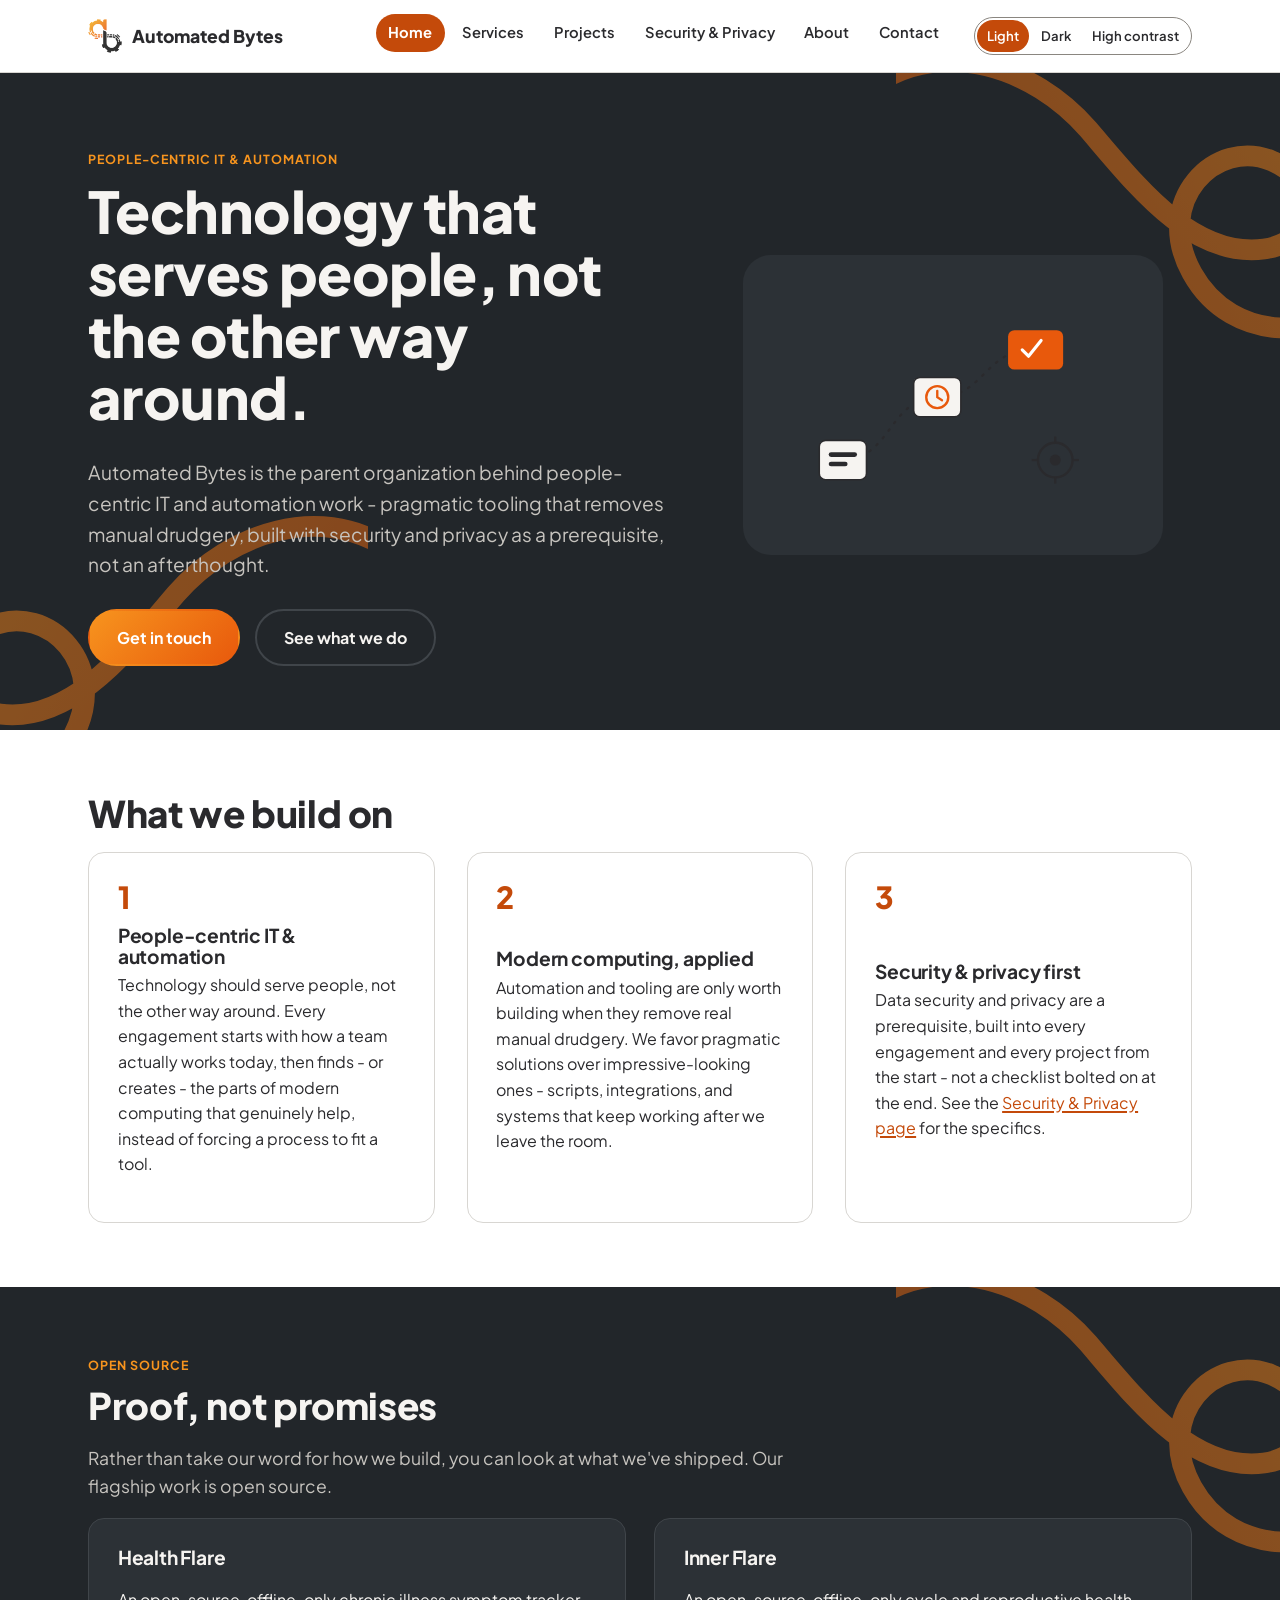
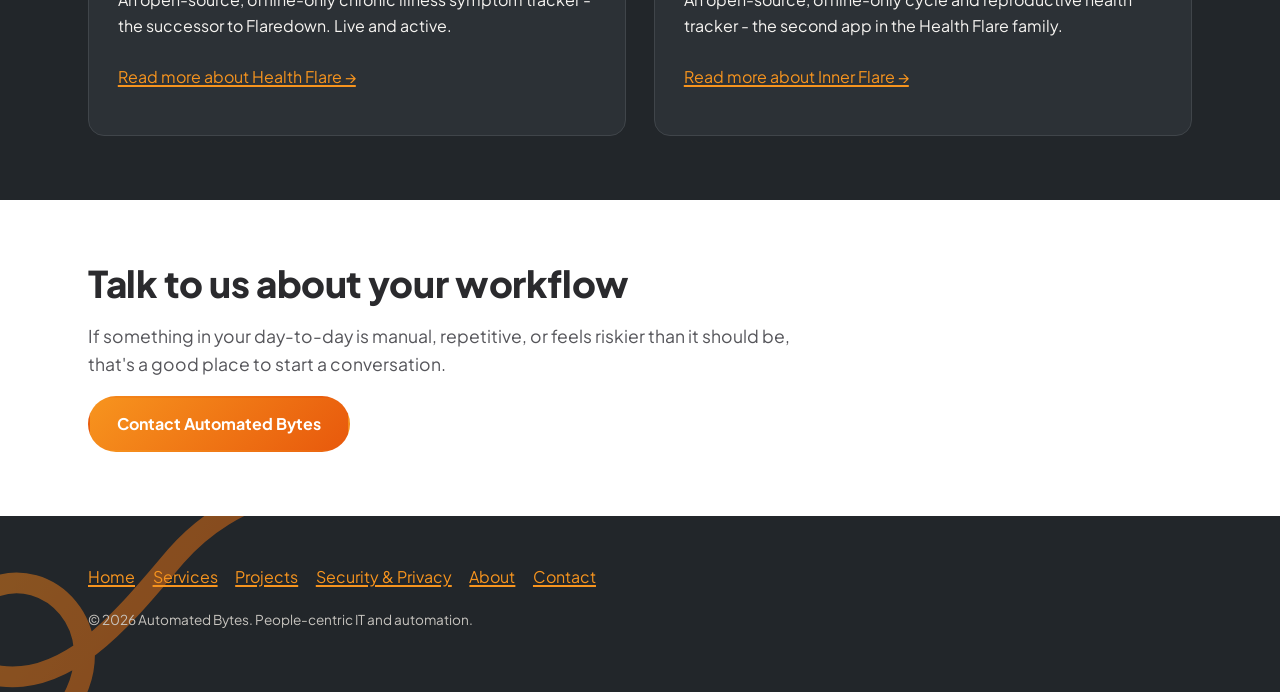
<file: index.html>
<!DOCTYPE html>
<html lang="en">
<head>
<meta charset="UTF-8">
<meta name="viewport" content="width=device-width, initial-scale=1.0">
<title>Automated Bytes - People-centric IT &amp; automation</title>
<meta name="description" content="Automated Bytes builds people-centric IT and automation: modern computing applied, security and privacy first. Proof-of-practice work is open source.">
<link rel="preconnect" href="https://fonts.googleapis.com">
<link rel="preconnect" href="https://fonts.gstatic.com" crossorigin>
<link href="https://fonts.googleapis.com/css2?family=Plus+Jakarta+Sans:wght@400;500;600;700;800&amp;display=swap" rel="stylesheet">
<link rel="icon" href="assets/img/favicon.ico" sizes="any">
<link rel="icon" type="image/png" href="assets/img/square_logo.png">
<link rel="apple-touch-icon" href="assets/img/apple-touch-icon.png">
<meta property="og:type" content="website">
<meta property="og:site_name" content="Automated Bytes">
<meta property="og:title" content="Automated Bytes - People-centric IT &amp; automation">
<meta property="og:description" content="Automated Bytes builds people-centric IT and automation: modern computing applied, security and privacy first. Proof-of-practice work is open source.">
<meta property="og:image" content="assets/img/social-preview.png">
<meta name="twitter:card" content="summary_large_image">
<meta name="twitter:title" content="Automated Bytes - People-centric IT &amp; automation">
<meta name="twitter:description" content="Automated Bytes builds people-centric IT and automation: modern computing applied, security and privacy first. Proof-of-practice work is open source.">
<meta name="twitter:image" content="assets/img/social-preview.png">
<script>
  // Applied before paint to avoid a flash of the wrong theme.
  (function () {
    try {
      var t = localStorage.getItem("ab-theme");
      if (t === "light" || t === "dark" || t === "contrast") {
        document.documentElement.setAttribute("data-theme", t);
      } else {
        document.documentElement.setAttribute("data-theme", "light");
      }
    } catch (e) {
      document.documentElement.setAttribute("data-theme", "light");
    }
  })();
</script>
<link rel="stylesheet" href="styles.css">
</head>
<body>
<a class="skip-link" href="#main">Skip to content</a>

<header class="site-header">
  <div class="header-inner">
    <a class="brand" href="index.html">
      <img class="logo-mark" src="assets/img/square_logo.png" alt="" width="34" height="34">
      Automated Bytes
    </a>
    <nav class="main-nav" aria-label="Primary">
      <ul>
        <li><a href="index.html" aria-current="page">Home</a></li>
        <li><a href="services.html">Services</a></li>
        <li><a href="projects.html">Projects</a></li>
        <li><a href="security-privacy.html">Security &amp; Privacy</a></li>
        <li><a href="about.html">About</a></li>
        <li><a href="contact.html">Contact</a></li>
      </ul>
      <div class="theme-toggle"><!-- buttons injected by script.js --></div>
    </nav>
  </div>
</header>

<main id="main">

  <section class="hero panel-dark">
    <img class="swirl-decor swirl-tr" src="assets/img/swirl.svg" alt="" width="480" height="336">
    <img class="swirl-decor swirl-bl" src="assets/img/swirl.svg" alt="" width="480" height="336">
    <div class="wrap hero-grid">
      <div>
        <span class="eyebrow">People-centric IT &amp; automation</span>
        <h1>Technology that serves people, not the other way around.</h1>
        <p class="lede">Automated Bytes is the parent organization behind people-centric IT and automation work - pragmatic tooling that removes manual drudgery, built with security and privacy as a prerequisite, not an afterthought.</p>
        <div class="hero-actions">
          <a class="btn btn-primary" href="contact.html">Get in touch</a>
          <a class="btn btn-secondary" href="services.html">See what we do</a>
        </div>
      </div>
      <img class="hero-art illustration" src="assets/img/illustration-automation.svg" alt="A sequence of workflow steps connecting into one automated step, with a small gear accent" width="400" height="300">
    </div>
  </section>

  <section aria-labelledby="pillars-heading">
    <div class="wrap">
      <h2 id="pillars-heading">What we build on</h2>
      <div class="pillars">
        <div class="pillar">
          <span class="pillar-index" aria-hidden="true">1</span>
          <div>
            <h3>People-centric IT &amp; automation</h3>
            <p>Technology should serve people, not the other way around. Every engagement starts with how a team actually works today, then finds - or creates - the parts of modern computing that genuinely help, instead of forcing a process to fit a tool.</p>
          </div>
        </div>
        <div class="pillar">
          <span class="pillar-index" aria-hidden="true">2</span>
          <div>
            <h3>Modern computing, applied</h3>
            <p>Automation and tooling are only worth building when they remove real manual drudgery. We favor pragmatic solutions over impressive-looking ones - scripts, integrations, and systems that keep working after we leave the room.</p>
          </div>
        </div>
        <div class="pillar">
          <span class="pillar-index" aria-hidden="true">3</span>
          <div>
            <h3>Security &amp; privacy first</h3>
            <p>Data security and privacy are a prerequisite, built into every engagement and every project from the start - not a checklist bolted on at the end. See the <a href="security-privacy.html">Security &amp; Privacy page</a> for the specifics.</p>
          </div>
        </div>
      </div>
    </div>
  </section>

  <section class="panel-dark" aria-labelledby="proof-heading">
    <img class="swirl-decor swirl-tr" src="assets/img/swirl.svg" alt="" width="480" height="336">
    <div class="wrap">
      <span class="eyebrow">Open source</span>
      <h2 id="proof-heading">Proof, not promises</h2>
      <p class="lede">Rather than take our word for how we build, you can look at what we've shipped. Our flagship work is open source.</p>
      <div class="proof-grid">
        <article class="project-card">
          <h3>Health Flare</h3>
          <p>An open-source, offline-only chronic illness symptom tracker - the successor to Flaredown. Live and active.</p>
          <p><a href="projects.html">Read more about Health Flare →</a></p>
        </article>
        <article class="project-card">
          <h3>Inner Flare</h3>
          <p>An open-source, offline-only cycle and reproductive health tracker - the second app in the Health Flare family.</p>
          <p><a href="projects.html">Read more about Inner Flare →</a></p>
        </article>
      </div>
    </div>
  </section>

  <section aria-labelledby="cta-heading">
    <div class="wrap">
      <h2 id="cta-heading">Talk to us about your workflow</h2>
      <p class="lede">If something in your day-to-day is manual, repetitive, or feels riskier than it should be, that's a good place to start a conversation.</p>
      <a class="btn btn-primary" href="contact.html">Contact Automated Bytes</a>
    </div>
  </section>

</main>

<footer class="site-footer panel-dark">
  <img class="swirl-decor swirl-bl" src="assets/img/swirl.svg" alt="" width="480" height="336">
  <div class="wrap footer-inner">
    <nav class="footer-nav" aria-label="Footer">
      <ul>
        <li><a href="index.html">Home</a></li>
        <li><a href="services.html">Services</a></li>
        <li><a href="projects.html">Projects</a></li>
        <li><a href="security-privacy.html">Security &amp; Privacy</a></li>
        <li><a href="about.html">About</a></li>
        <li><a href="contact.html">Contact</a></li>
      </ul>
      <p class="footer-note">&copy; <span id="copyright-year">2026</span> Automated Bytes. People-centric IT and automation.</p>
    </nav>
  </div>
</footer>

<script src="script.js"></script>
<script>document.getElementById("copyright-year").textContent = new Date().getFullYear();</script>
</body>
</html>
</file>
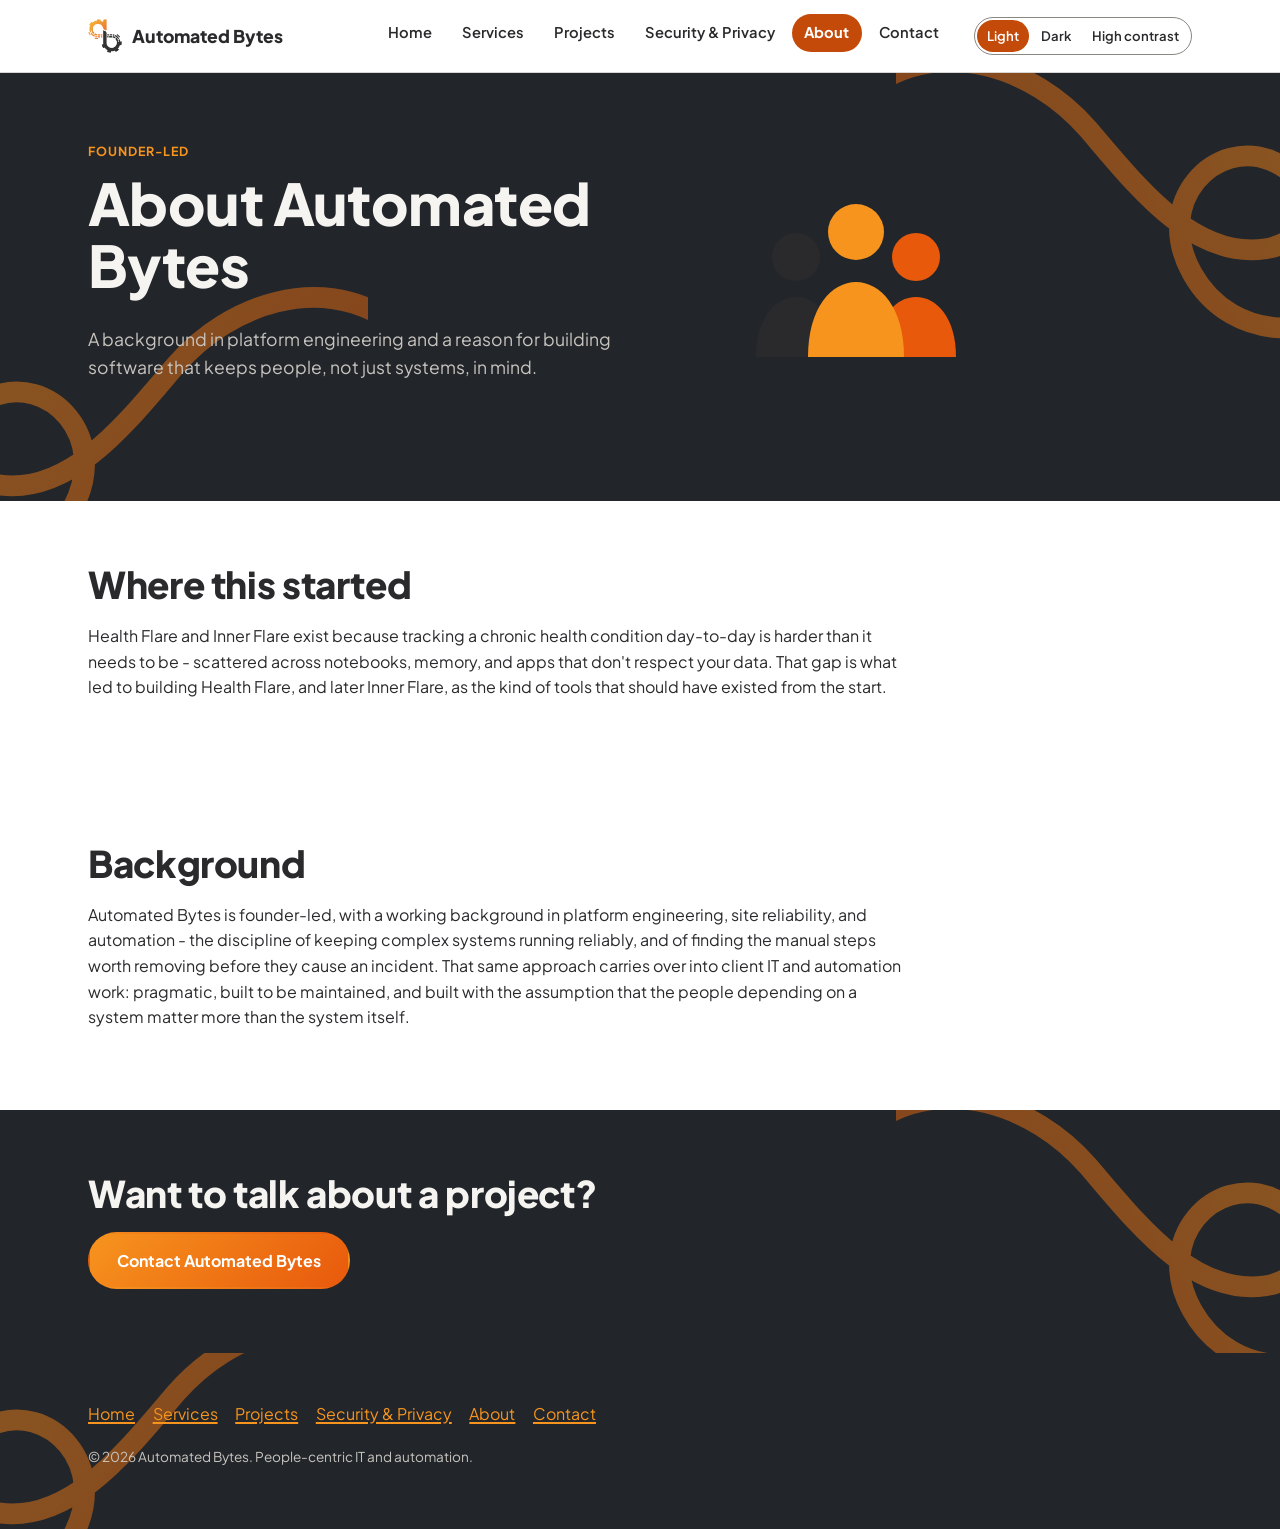
<file: about.html>
<!DOCTYPE html>
<html lang="en">
<head>
<meta charset="UTF-8">
<meta name="viewport" content="width=device-width, initial-scale=1.0">
<title>About - Automated Bytes</title>
<meta name="description" content="Why Automated Bytes exists: a founder-led story, and a background in platform engineering, SRE, and automation.">
<link rel="preconnect" href="https://fonts.googleapis.com">
<link rel="preconnect" href="https://fonts.gstatic.com" crossorigin>
<link href="https://fonts.googleapis.com/css2?family=Plus+Jakarta+Sans:wght@400;500;600;700;800&amp;display=swap" rel="stylesheet">
<link rel="icon" href="assets/img/favicon.ico" sizes="any">
<link rel="icon" type="image/png" href="assets/img/square_logo.png">
<link rel="apple-touch-icon" href="assets/img/apple-touch-icon.png">
<meta property="og:type" content="website">
<meta property="og:site_name" content="Automated Bytes">
<meta property="og:title" content="About - Automated Bytes">
<meta property="og:description" content="Why Automated Bytes exists: a founder-led story, and a background in platform engineering, SRE, and automation.">
<meta property="og:image" content="assets/img/social-preview.png">
<meta name="twitter:card" content="summary_large_image">
<meta name="twitter:title" content="About - Automated Bytes">
<meta name="twitter:description" content="Why Automated Bytes exists: a founder-led story, and a background in platform engineering, SRE, and automation.">
<meta name="twitter:image" content="assets/img/social-preview.png">
<script>
  (function () {
    try {
      var t = localStorage.getItem("ab-theme");
      document.documentElement.setAttribute("data-theme", (t === "light" || t === "dark" || t === "contrast") ? t : "light");
    } catch (e) {
      document.documentElement.setAttribute("data-theme", "light");
    }
  })();
</script>
<link rel="stylesheet" href="styles.css">
</head>
<body>
<a class="skip-link" href="#main">Skip to content</a>

<header class="site-header">
  <div class="header-inner">
    <a class="brand" href="index.html">
      <img class="logo-mark" src="assets/img/square_logo.png" alt="" width="34" height="34">
      Automated Bytes
    </a>
    <nav class="main-nav" aria-label="Primary">
      <ul>
        <li><a href="index.html">Home</a></li>
        <li><a href="services.html">Services</a></li>
        <li><a href="projects.html">Projects</a></li>
        <li><a href="security-privacy.html">Security &amp; Privacy</a></li>
        <li><a href="about.html" aria-current="page">About</a></li>
        <li><a href="contact.html">Contact</a></li>
      </ul>
      <div class="theme-toggle"></div>
    </nav>
  </div>
</header>

<main id="main">

  <section class="panel-dark">
    <img class="swirl-decor swirl-tr" src="assets/img/swirl.svg" alt="" width="480" height="336">
    <img class="swirl-decor swirl-bl" src="assets/img/swirl.svg" alt="" width="480" height="336">
    <div class="wrap two-col">
      <div>
        <span class="eyebrow">Founder-led</span>
        <h1>About Automated Bytes</h1>
        <p class="lede">A background in platform engineering and a reason for building software that keeps people, not just systems, in mind.</p>
      </div>
      <img class="illustration" src="assets/img/illustration-people.svg" alt="Three simple figures standing together" width="400" height="300">
    </div>
  </section>

  <section aria-labelledby="origin-heading">
    <div class="wrap">
      <h2 id="origin-heading">Where this started</h2>
      <p>Health Flare and Inner Flare exist because tracking a chronic health condition day-to-day is harder than it needs to be - scattered across notebooks, memory, and apps that don't respect your data. That gap is what led to building Health Flare, and later Inner Flare, as the kind of tools that should have existed from the start.</p>
    </div>
  </section>

  <section aria-labelledby="background-heading">
    <div class="wrap">
      <h2 id="background-heading">Background</h2>
      <p>Automated Bytes is founder-led, with a working background in platform engineering, site reliability, and automation - the discipline of keeping complex systems running reliably, and of finding the manual steps worth removing before they cause an incident. That same approach carries over into client IT and automation work: pragmatic, built to be maintained, and built with the assumption that the people depending on a system matter more than the system itself.</p>
    </div>
  </section>

  <section class="panel-dark" aria-labelledby="cta-heading">
    <img class="swirl-decor swirl-tr" src="assets/img/swirl.svg" alt="" width="480" height="336">
    <div class="wrap">
      <h2 id="cta-heading">Want to talk about a project?</h2>
      <a class="btn btn-primary" href="contact.html">Contact Automated Bytes</a>
    </div>
  </section>

</main>

<footer class="site-footer panel-dark">
  <img class="swirl-decor swirl-bl" src="assets/img/swirl.svg" alt="" width="480" height="336">
  <div class="wrap footer-inner">
    <nav class="footer-nav" aria-label="Footer">
      <ul>
        <li><a href="index.html">Home</a></li>
        <li><a href="services.html">Services</a></li>
        <li><a href="projects.html">Projects</a></li>
        <li><a href="security-privacy.html">Security &amp; Privacy</a></li>
        <li><a href="about.html">About</a></li>
        <li><a href="contact.html">Contact</a></li>
      </ul>
      <p class="footer-note">&copy; <span id="copyright-year">2026</span> Automated Bytes. People-centric IT and automation.</p>
    </nav>
  </div>
</footer>

<script src="script.js"></script>
<script>document.getElementById("copyright-year").textContent = new Date().getFullYear();</script>
</body>
</html>
</file>
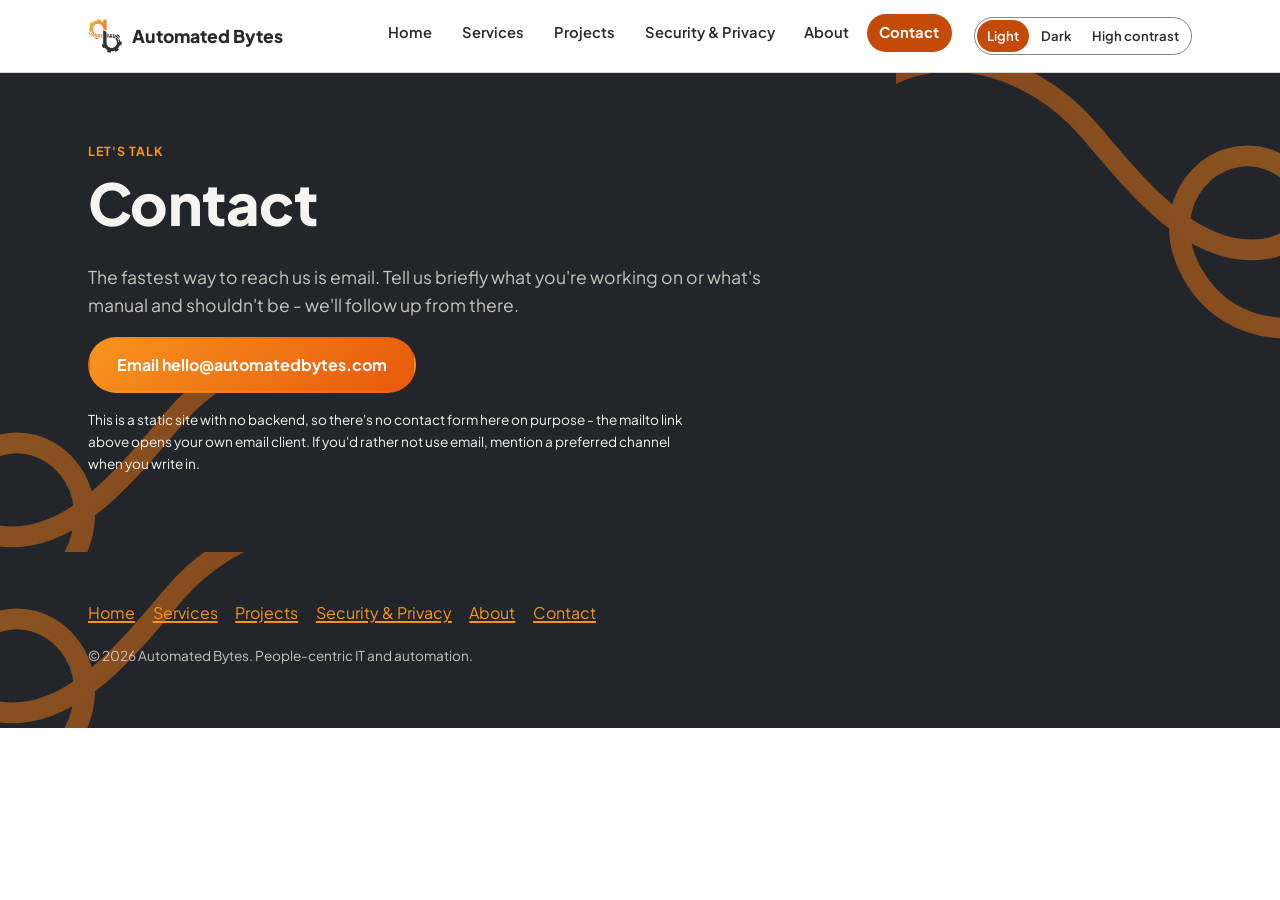
<file: contact.html>
<!DOCTYPE html>
<html lang="en">
<head>
<meta charset="UTF-8">
<meta name="viewport" content="width=device-width, initial-scale=1.0">
<title>Contact - Automated Bytes</title>
<meta name="description" content="Get in touch with Automated Bytes.">
<link rel="preconnect" href="https://fonts.googleapis.com">
<link rel="preconnect" href="https://fonts.gstatic.com" crossorigin>
<link href="https://fonts.googleapis.com/css2?family=Plus+Jakarta+Sans:wght@400;500;600;700;800&amp;display=swap" rel="stylesheet">
<link rel="icon" href="assets/img/favicon.ico" sizes="any">
<link rel="icon" type="image/png" href="assets/img/square_logo.png">
<link rel="apple-touch-icon" href="assets/img/apple-touch-icon.png">
<meta property="og:type" content="website">
<meta property="og:site_name" content="Automated Bytes">
<meta property="og:title" content="Contact - Automated Bytes">
<meta property="og:description" content="Get in touch with Automated Bytes.">
<meta property="og:image" content="assets/img/social-preview.png">
<meta name="twitter:card" content="summary_large_image">
<meta name="twitter:title" content="Contact - Automated Bytes">
<meta name="twitter:description" content="Get in touch with Automated Bytes.">
<meta name="twitter:image" content="assets/img/social-preview.png">
<script>
  (function () {
    try {
      var t = localStorage.getItem("ab-theme");
      document.documentElement.setAttribute("data-theme", (t === "light" || t === "dark" || t === "contrast") ? t : "light");
    } catch (e) {
      document.documentElement.setAttribute("data-theme", "light");
    }
  })();
</script>
<link rel="stylesheet" href="styles.css">
</head>
<body>
<a class="skip-link" href="#main">Skip to content</a>

<header class="site-header">
  <div class="header-inner">
    <a class="brand" href="index.html">
      <img class="logo-mark" src="assets/img/square_logo.png" alt="" width="34" height="34">
      Automated Bytes
    </a>
    <nav class="main-nav" aria-label="Primary">
      <ul>
        <li><a href="index.html">Home</a></li>
        <li><a href="services.html">Services</a></li>
        <li><a href="projects.html">Projects</a></li>
        <li><a href="security-privacy.html">Security &amp; Privacy</a></li>
        <li><a href="about.html">About</a></li>
        <li><a href="contact.html" aria-current="page">Contact</a></li>
      </ul>
      <div class="theme-toggle"></div>
    </nav>
  </div>
</header>

<main id="main">

  <section class="panel-dark">
    <img class="swirl-decor swirl-tr" src="assets/img/swirl.svg" alt="" width="480" height="336">
    <img class="swirl-decor swirl-bl" src="assets/img/swirl.svg" alt="" width="480" height="336">
    <div class="wrap">
      <span class="eyebrow">Let's talk</span>
      <h1>Contact</h1>
      <p class="lede">The fastest way to reach us is email. Tell us briefly what you're working on or what's manual and shouldn't be - we'll follow up from there.</p>

      <p>
        <a class="btn btn-primary" href="mailto:hello@automatedbytes.com">Email hello@automatedbytes.com</a>
      </p>

      <p class="footer-note">This is a static site with no backend, so there's no contact form here on purpose - the mailto link above opens your own email client. If you'd rather not use email, mention a preferred channel when you write in.</p>
    </div>
  </section>

</main>

<footer class="site-footer panel-dark">
  <img class="swirl-decor swirl-bl" src="assets/img/swirl.svg" alt="" width="480" height="336">
  <div class="wrap footer-inner">
    <nav class="footer-nav" aria-label="Footer">
      <ul>
        <li><a href="index.html">Home</a></li>
        <li><a href="services.html">Services</a></li>
        <li><a href="projects.html">Projects</a></li>
        <li><a href="security-privacy.html">Security &amp; Privacy</a></li>
        <li><a href="about.html">About</a></li>
        <li><a href="contact.html">Contact</a></li>
      </ul>
      <p class="footer-note">&copy; <span id="copyright-year">2026</span> Automated Bytes. People-centric IT and automation.</p>
    </nav>
  </div>
</footer>

<script src="script.js"></script>
<script>document.getElementById("copyright-year").textContent = new Date().getFullYear();</script>
</body>
</html>
</file>
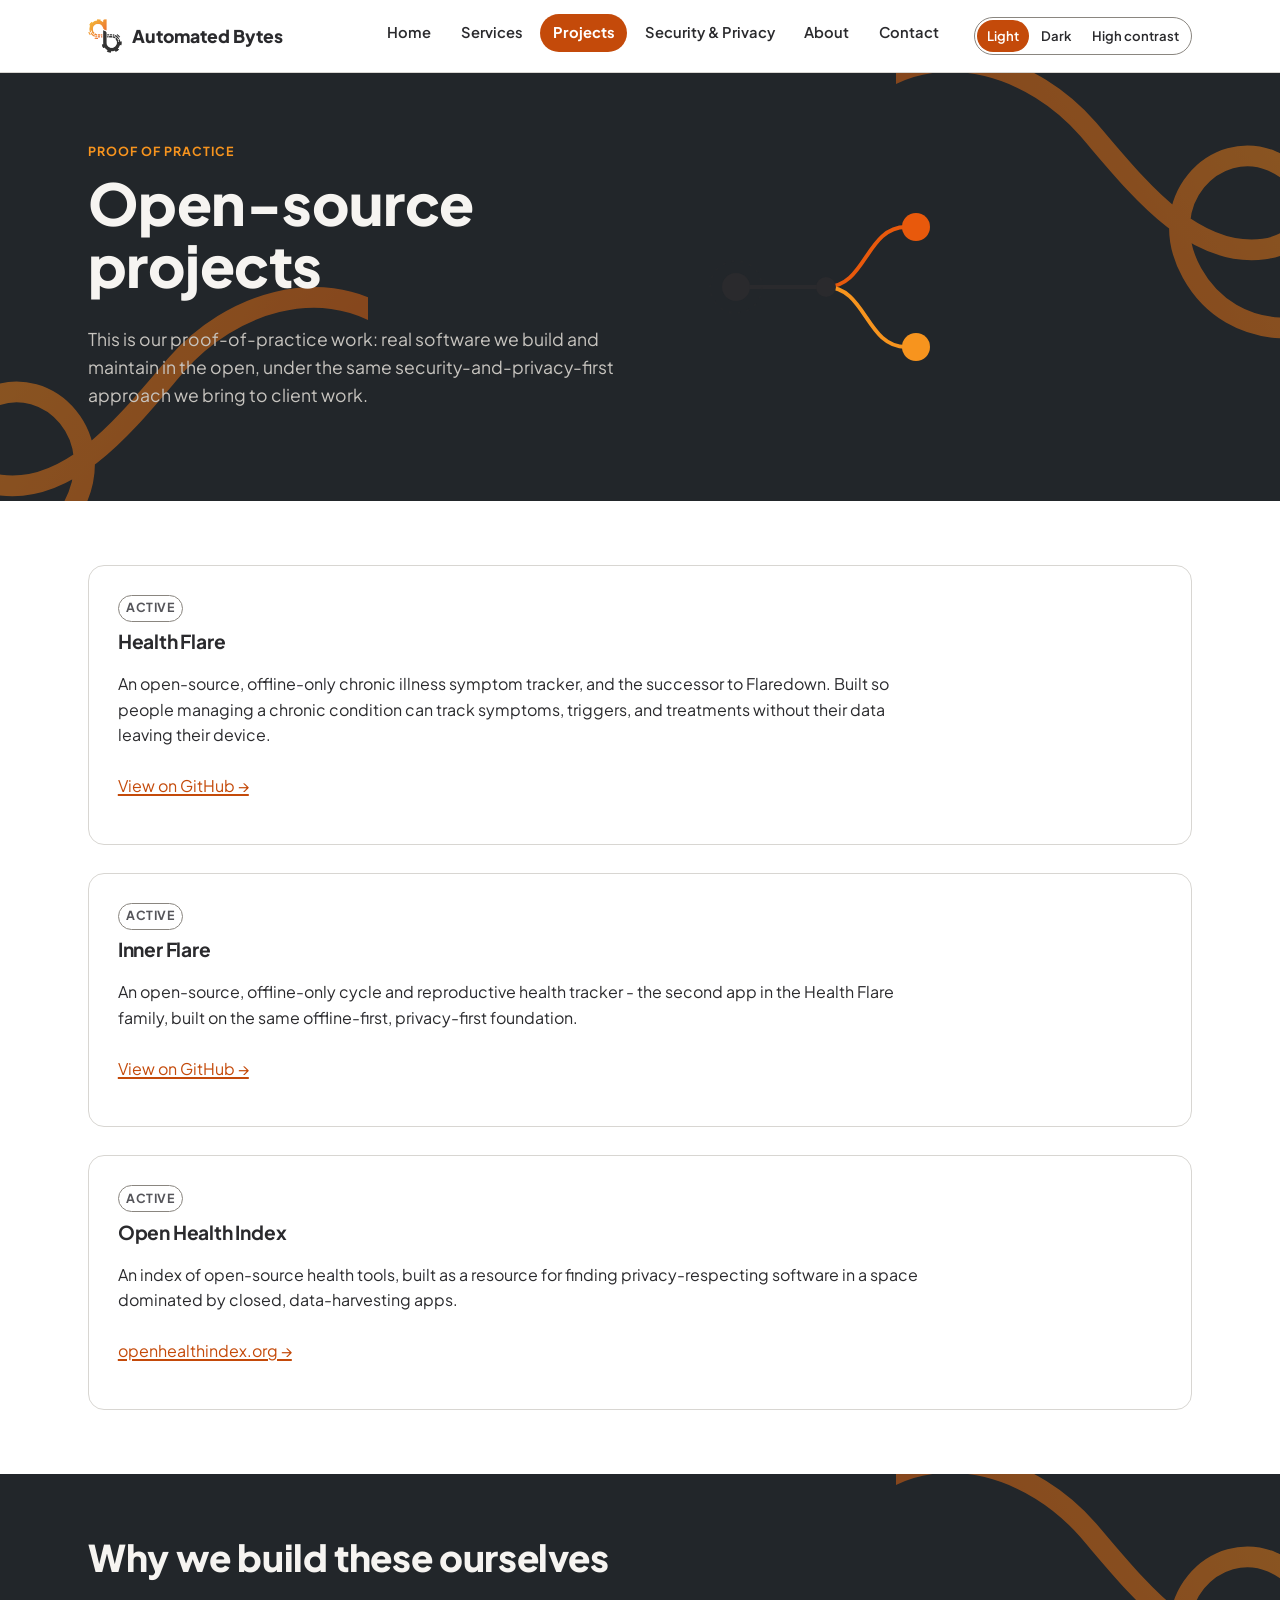
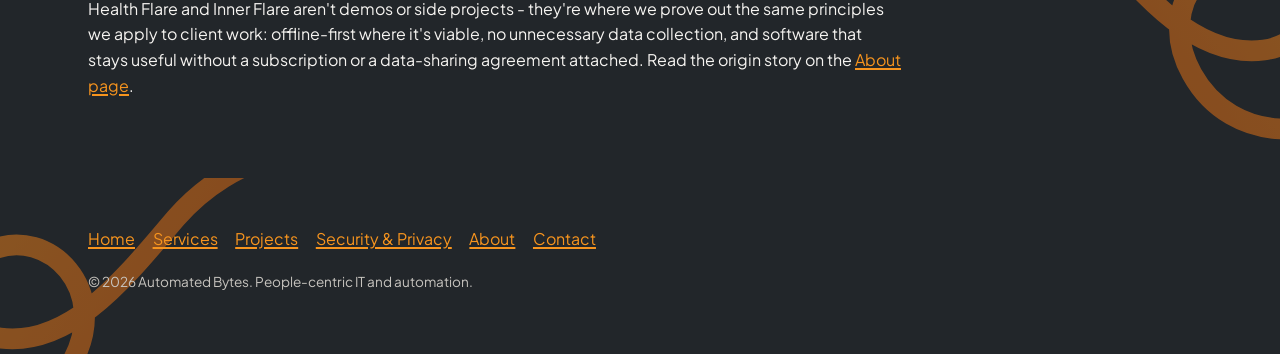
<file: projects.html>
<!DOCTYPE html>
<html lang="en">
<head>
<meta charset="UTF-8">
<meta name="viewport" content="width=device-width, initial-scale=1.0">
<title>Projects - Automated Bytes</title>
<meta name="description" content="Open-source projects from Automated Bytes: Health Flare, Inner Flare, and Open Health Index.">
<link rel="preconnect" href="https://fonts.googleapis.com">
<link rel="preconnect" href="https://fonts.gstatic.com" crossorigin>
<link href="https://fonts.googleapis.com/css2?family=Plus+Jakarta+Sans:wght@400;500;600;700;800&amp;display=swap" rel="stylesheet">
<link rel="icon" href="assets/img/favicon.ico" sizes="any">
<link rel="icon" type="image/png" href="assets/img/square_logo.png">
<link rel="apple-touch-icon" href="assets/img/apple-touch-icon.png">
<meta property="og:type" content="website">
<meta property="og:site_name" content="Automated Bytes">
<meta property="og:title" content="Projects - Automated Bytes">
<meta property="og:description" content="Open-source projects from Automated Bytes: Health Flare, Inner Flare, and Open Health Index.">
<meta property="og:image" content="assets/img/social-preview.png">
<meta name="twitter:card" content="summary_large_image">
<meta name="twitter:title" content="Projects - Automated Bytes">
<meta name="twitter:description" content="Open-source projects from Automated Bytes: Health Flare, Inner Flare, and Open Health Index.">
<meta name="twitter:image" content="assets/img/social-preview.png">
<script>
  (function () {
    try {
      var t = localStorage.getItem("ab-theme");
      document.documentElement.setAttribute("data-theme", (t === "light" || t === "dark" || t === "contrast") ? t : "light");
    } catch (e) {
      document.documentElement.setAttribute("data-theme", "light");
    }
  })();
</script>
<link rel="stylesheet" href="styles.css">
</head>
<body>
<a class="skip-link" href="#main">Skip to content</a>

<header class="site-header">
  <div class="header-inner">
    <a class="brand" href="index.html">
      <img class="logo-mark" src="assets/img/square_logo.png" alt="" width="34" height="34">
      Automated Bytes
    </a>
    <nav class="main-nav" aria-label="Primary">
      <ul>
        <li><a href="index.html">Home</a></li>
        <li><a href="services.html">Services</a></li>
        <li><a href="projects.html" aria-current="page">Projects</a></li>
        <li><a href="security-privacy.html">Security &amp; Privacy</a></li>
        <li><a href="about.html">About</a></li>
        <li><a href="contact.html">Contact</a></li>
      </ul>
      <div class="theme-toggle"></div>
    </nav>
  </div>
</header>

<main id="main">

  <section class="panel-dark">
    <img class="swirl-decor swirl-tr" src="assets/img/swirl.svg" alt="" width="480" height="336">
    <img class="swirl-decor swirl-bl" src="assets/img/swirl.svg" alt="" width="480" height="336">
    <div class="wrap two-col">
      <div>
        <span class="eyebrow">Proof of practice</span>
        <h1>Open-source projects</h1>
        <p class="lede">This is our proof-of-practice work: real software we build and maintain in the open, under the same security-and-privacy-first approach we bring to client work.</p>
      </div>
      <img class="illustration" src="assets/img/illustration-opensource.svg" alt="A line branching from one point into two, representing open-source collaboration" width="400" height="300">
    </div>
  </section>

  <section aria-labelledby="apps-heading">
    <div class="wrap">
      <h2 id="apps-heading" class="visually-hidden">Projects list</h2>
      <div class="stack">

        <article class="project-card">
          <span class="status">Active</span>
          <h3>Health Flare</h3>
          <p>An open-source, offline-only chronic illness symptom tracker, and the successor to Flaredown. Built so people managing a chronic condition can track symptoms, triggers, and treatments without their data leaving their device.</p>
          <p><a href="https://github.com/Health-Flare/app">View on GitHub →</a></p>
        </article>

        <article class="project-card">
          <span class="status">Active</span>
          <h3>Inner Flare</h3>
          <p>An open-source, offline-only cycle and reproductive health tracker - the second app in the Health Flare family, built on the same offline-first, privacy-first foundation.</p>
          <p><a href="https://github.com/Health-Flare/InnerFlare">View on GitHub →</a></p>
        </article>

        <article class="project-card">
          <span class="status">Active</span>
          <h3>Open Health Index</h3>
          <p>An index of open-source health tools, built as a resource for finding privacy-respecting software in a space dominated by closed, data-harvesting apps.</p>
          <p><a href="https://openhealthindex.org">openhealthindex.org →</a></p>
        </article>

      </div>
    </div>
  </section>

  <section class="panel-dark" aria-labelledby="why-heading">
    <img class="swirl-decor swirl-tr" src="assets/img/swirl.svg" alt="" width="480" height="336">
    <div class="wrap">
      <h2 id="why-heading">Why we build these ourselves</h2>
      <p>Health Flare and Inner Flare aren't demos or side projects - they're where we prove out the same principles we apply to client work: offline-first where it's viable, no unnecessary data collection, and software that stays useful without a subscription or a data-sharing agreement attached. Read the origin story on the <a href="about.html">About page</a>.</p>
    </div>
  </section>

</main>

<footer class="site-footer panel-dark">
  <img class="swirl-decor swirl-bl" src="assets/img/swirl.svg" alt="" width="480" height="336">
  <div class="wrap footer-inner">
    <nav class="footer-nav" aria-label="Footer">
      <ul>
        <li><a href="index.html">Home</a></li>
        <li><a href="services.html">Services</a></li>
        <li><a href="projects.html">Projects</a></li>
        <li><a href="security-privacy.html">Security &amp; Privacy</a></li>
        <li><a href="about.html">About</a></li>
        <li><a href="contact.html">Contact</a></li>
      </ul>
      <p class="footer-note">&copy; <span id="copyright-year">2026</span> Automated Bytes. People-centric IT and automation.</p>
    </nav>
  </div>
</footer>

<script src="script.js"></script>
<script>document.getElementById("copyright-year").textContent = new Date().getFullYear();</script>
</body>
</html>
</file>
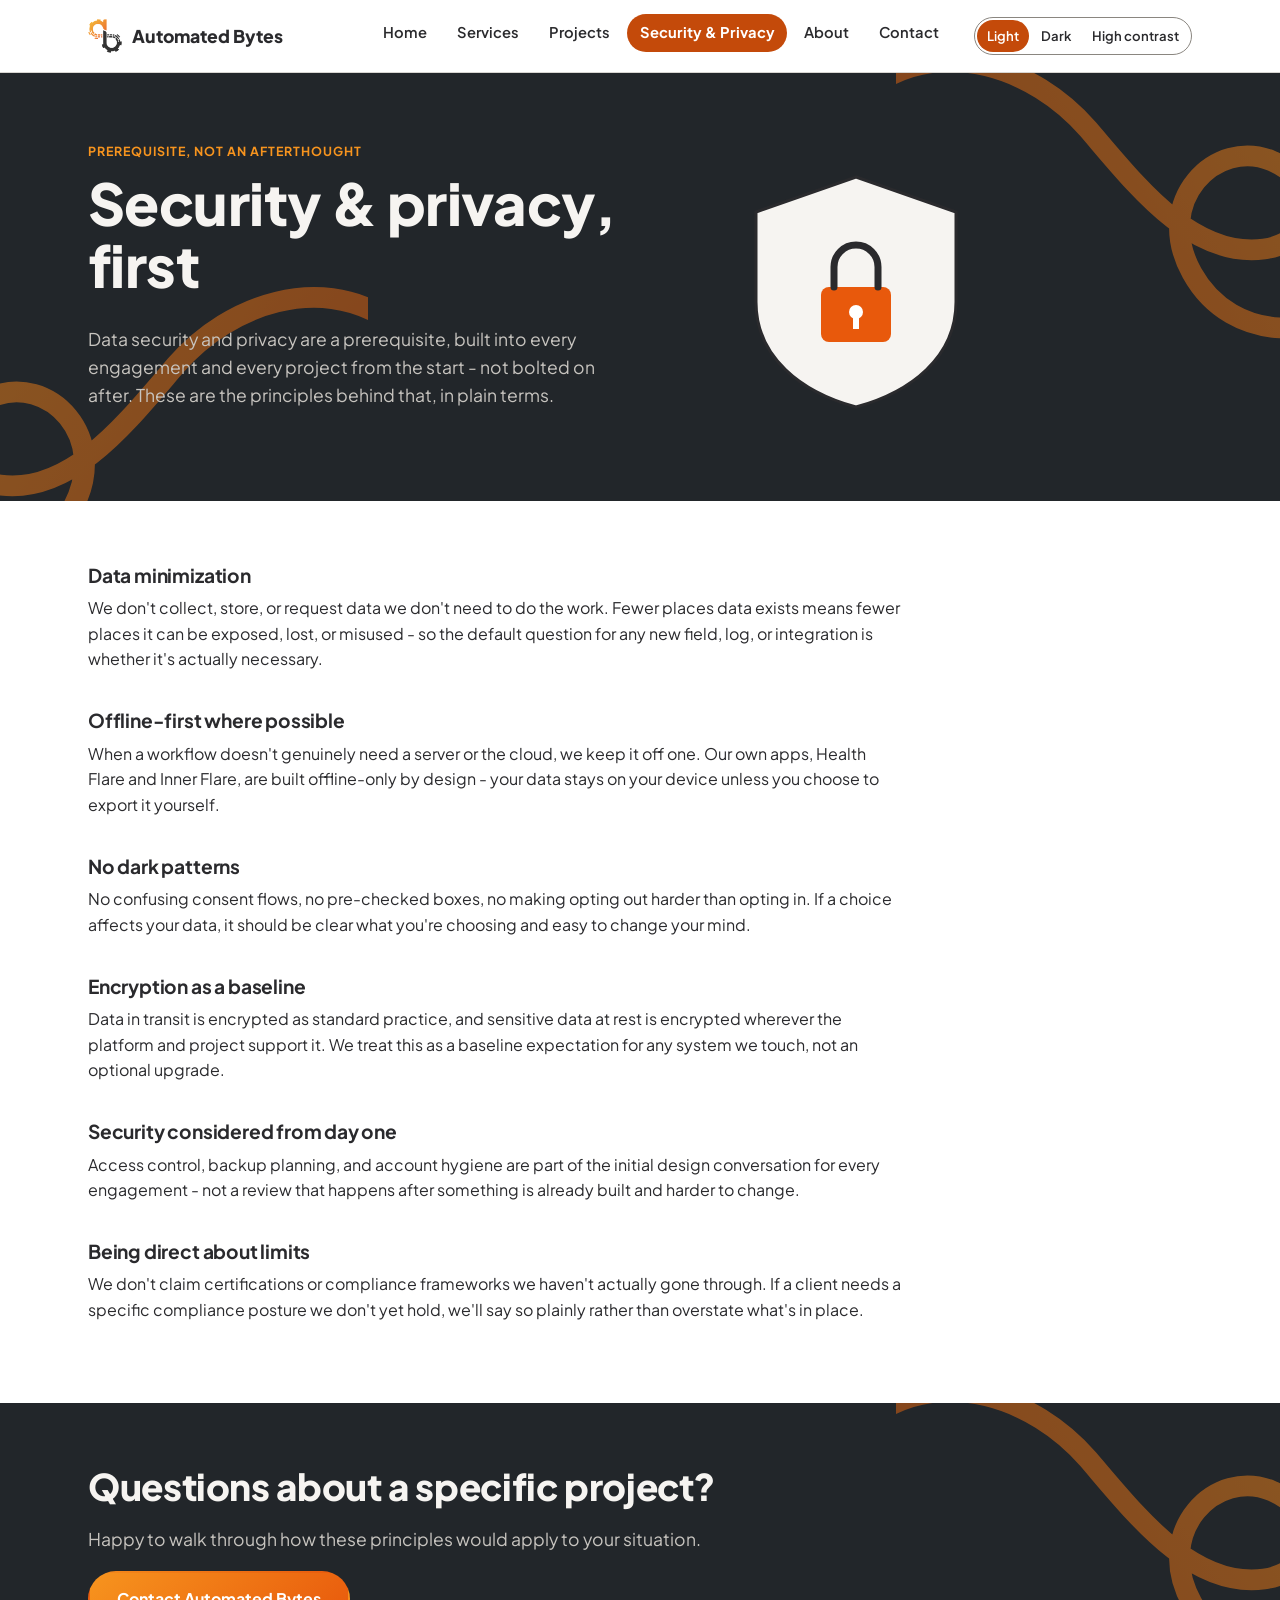
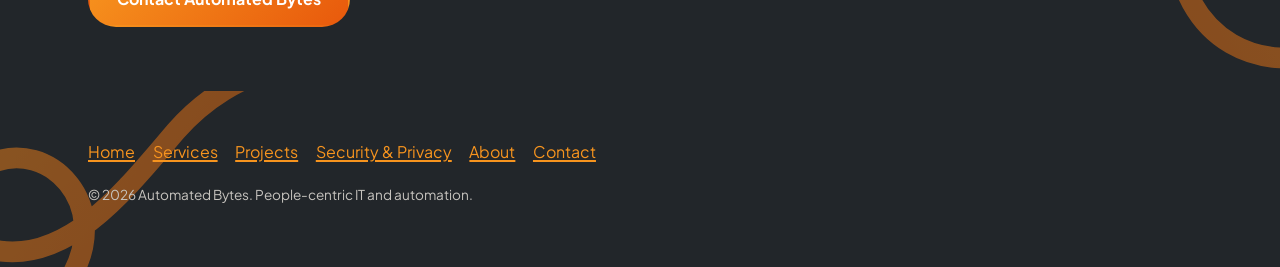
<file: security-privacy.html>
<!DOCTYPE html>
<html lang="en">
<head>
<meta charset="UTF-8">
<meta name="viewport" content="width=device-width, initial-scale=1.0">
<title>Security &amp; Privacy - Automated Bytes</title>
<meta name="description" content="How Automated Bytes approaches data security and privacy as a prerequisite in every engagement.">
<link rel="preconnect" href="https://fonts.googleapis.com">
<link rel="preconnect" href="https://fonts.gstatic.com" crossorigin>
<link href="https://fonts.googleapis.com/css2?family=Plus+Jakarta+Sans:wght@400;500;600;700;800&amp;display=swap" rel="stylesheet">
<link rel="icon" href="assets/img/favicon.ico" sizes="any">
<link rel="icon" type="image/png" href="assets/img/square_logo.png">
<link rel="apple-touch-icon" href="assets/img/apple-touch-icon.png">
<meta property="og:type" content="website">
<meta property="og:site_name" content="Automated Bytes">
<meta property="og:title" content="Security &amp; Privacy - Automated Bytes">
<meta property="og:description" content="How Automated Bytes approaches data security and privacy as a prerequisite in every engagement.">
<meta property="og:image" content="assets/img/social-preview.png">
<meta name="twitter:card" content="summary_large_image">
<meta name="twitter:title" content="Security &amp; Privacy - Automated Bytes">
<meta name="twitter:description" content="How Automated Bytes approaches data security and privacy as a prerequisite in every engagement.">
<meta name="twitter:image" content="assets/img/social-preview.png">
<script>
  (function () {
    try {
      var t = localStorage.getItem("ab-theme");
      document.documentElement.setAttribute("data-theme", (t === "light" || t === "dark" || t === "contrast") ? t : "light");
    } catch (e) {
      document.documentElement.setAttribute("data-theme", "light");
    }
  })();
</script>
<link rel="stylesheet" href="styles.css">
</head>
<body>
<a class="skip-link" href="#main">Skip to content</a>

<header class="site-header">
  <div class="header-inner">
    <a class="brand" href="index.html">
      <img class="logo-mark" src="assets/img/square_logo.png" alt="" width="34" height="34">
      Automated Bytes
    </a>
    <nav class="main-nav" aria-label="Primary">
      <ul>
        <li><a href="index.html">Home</a></li>
        <li><a href="services.html">Services</a></li>
        <li><a href="projects.html">Projects</a></li>
        <li><a href="security-privacy.html" aria-current="page">Security &amp; Privacy</a></li>
        <li><a href="about.html">About</a></li>
        <li><a href="contact.html">Contact</a></li>
      </ul>
      <div class="theme-toggle"></div>
    </nav>
  </div>
</header>

<main id="main">

  <section class="panel-dark">
    <img class="swirl-decor swirl-tr" src="assets/img/swirl.svg" alt="" width="480" height="336">
    <img class="swirl-decor swirl-bl" src="assets/img/swirl.svg" alt="" width="480" height="336">
    <div class="wrap two-col">
      <div>
        <span class="eyebrow">Prerequisite, not an afterthought</span>
        <h1>Security &amp; privacy, first</h1>
        <p class="lede">Data security and privacy are a prerequisite, built into every engagement and every project from the start - not bolted on after. These are the principles behind that, in plain terms.</p>
      </div>
      <img class="illustration" src="assets/img/illustration-security.svg" alt="A padlock inside a shield outline" width="400" height="300">
    </div>
  </section>

  <section aria-labelledby="principles-heading">
    <div class="wrap">
      <h2 id="principles-heading" class="visually-hidden">Principles</h2>
      <div class="principles">

        <div class="principle">
          <h3>Data minimization</h3>
          <p>We don't collect, store, or request data we don't need to do the work. Fewer places data exists means fewer places it can be exposed, lost, or misused - so the default question for any new field, log, or integration is whether it's actually necessary.</p>
        </div>

        <div class="principle">
          <h3>Offline-first where possible</h3>
          <p>When a workflow doesn't genuinely need a server or the cloud, we keep it off one. Our own apps, Health Flare and Inner Flare, are built offline-only by design - your data stays on your device unless you choose to export it yourself.</p>
        </div>

        <div class="principle">
          <h3>No dark patterns</h3>
          <p>No confusing consent flows, no pre-checked boxes, no making opting out harder than opting in. If a choice affects your data, it should be clear what you're choosing and easy to change your mind.</p>
        </div>

        <div class="principle">
          <h3>Encryption as a baseline</h3>
          <p>Data in transit is encrypted as standard practice, and sensitive data at rest is encrypted wherever the platform and project support it. We treat this as a baseline expectation for any system we touch, not an optional upgrade.</p>
        </div>

        <div class="principle">
          <h3>Security considered from day one</h3>
          <p>Access control, backup planning, and account hygiene are part of the initial design conversation for every engagement - not a review that happens after something is already built and harder to change.</p>
        </div>

        <div class="principle">
          <h3>Being direct about limits</h3>
          <p>We don't claim certifications or compliance frameworks we haven't actually gone through. If a client needs a specific compliance posture we don't yet hold, we'll say so plainly rather than overstate what's in place.</p>
        </div>

      </div>
    </div>
  </section>

  <section class="panel-dark" aria-labelledby="cta-heading">
    <img class="swirl-decor swirl-tr" src="assets/img/swirl.svg" alt="" width="480" height="336">
    <div class="wrap">
      <h2 id="cta-heading">Questions about a specific project?</h2>
      <p class="lede">Happy to walk through how these principles would apply to your situation.</p>
      <a class="btn btn-primary" href="contact.html">Contact Automated Bytes</a>
    </div>
  </section>

</main>

<footer class="site-footer panel-dark">
  <img class="swirl-decor swirl-bl" src="assets/img/swirl.svg" alt="" width="480" height="336">
  <div class="wrap footer-inner">
    <nav class="footer-nav" aria-label="Footer">
      <ul>
        <li><a href="index.html">Home</a></li>
        <li><a href="services.html">Services</a></li>
        <li><a href="projects.html">Projects</a></li>
        <li><a href="security-privacy.html">Security &amp; Privacy</a></li>
        <li><a href="about.html">About</a></li>
        <li><a href="contact.html">Contact</a></li>
      </ul>
      <p class="footer-note">&copy; <span id="copyright-year">2026</span> Automated Bytes. People-centric IT and automation.</p>
    </nav>
  </div>
</footer>

<script src="script.js"></script>
<script>document.getElementById("copyright-year").textContent = new Date().getFullYear();</script>
</body>
</html>
</file>
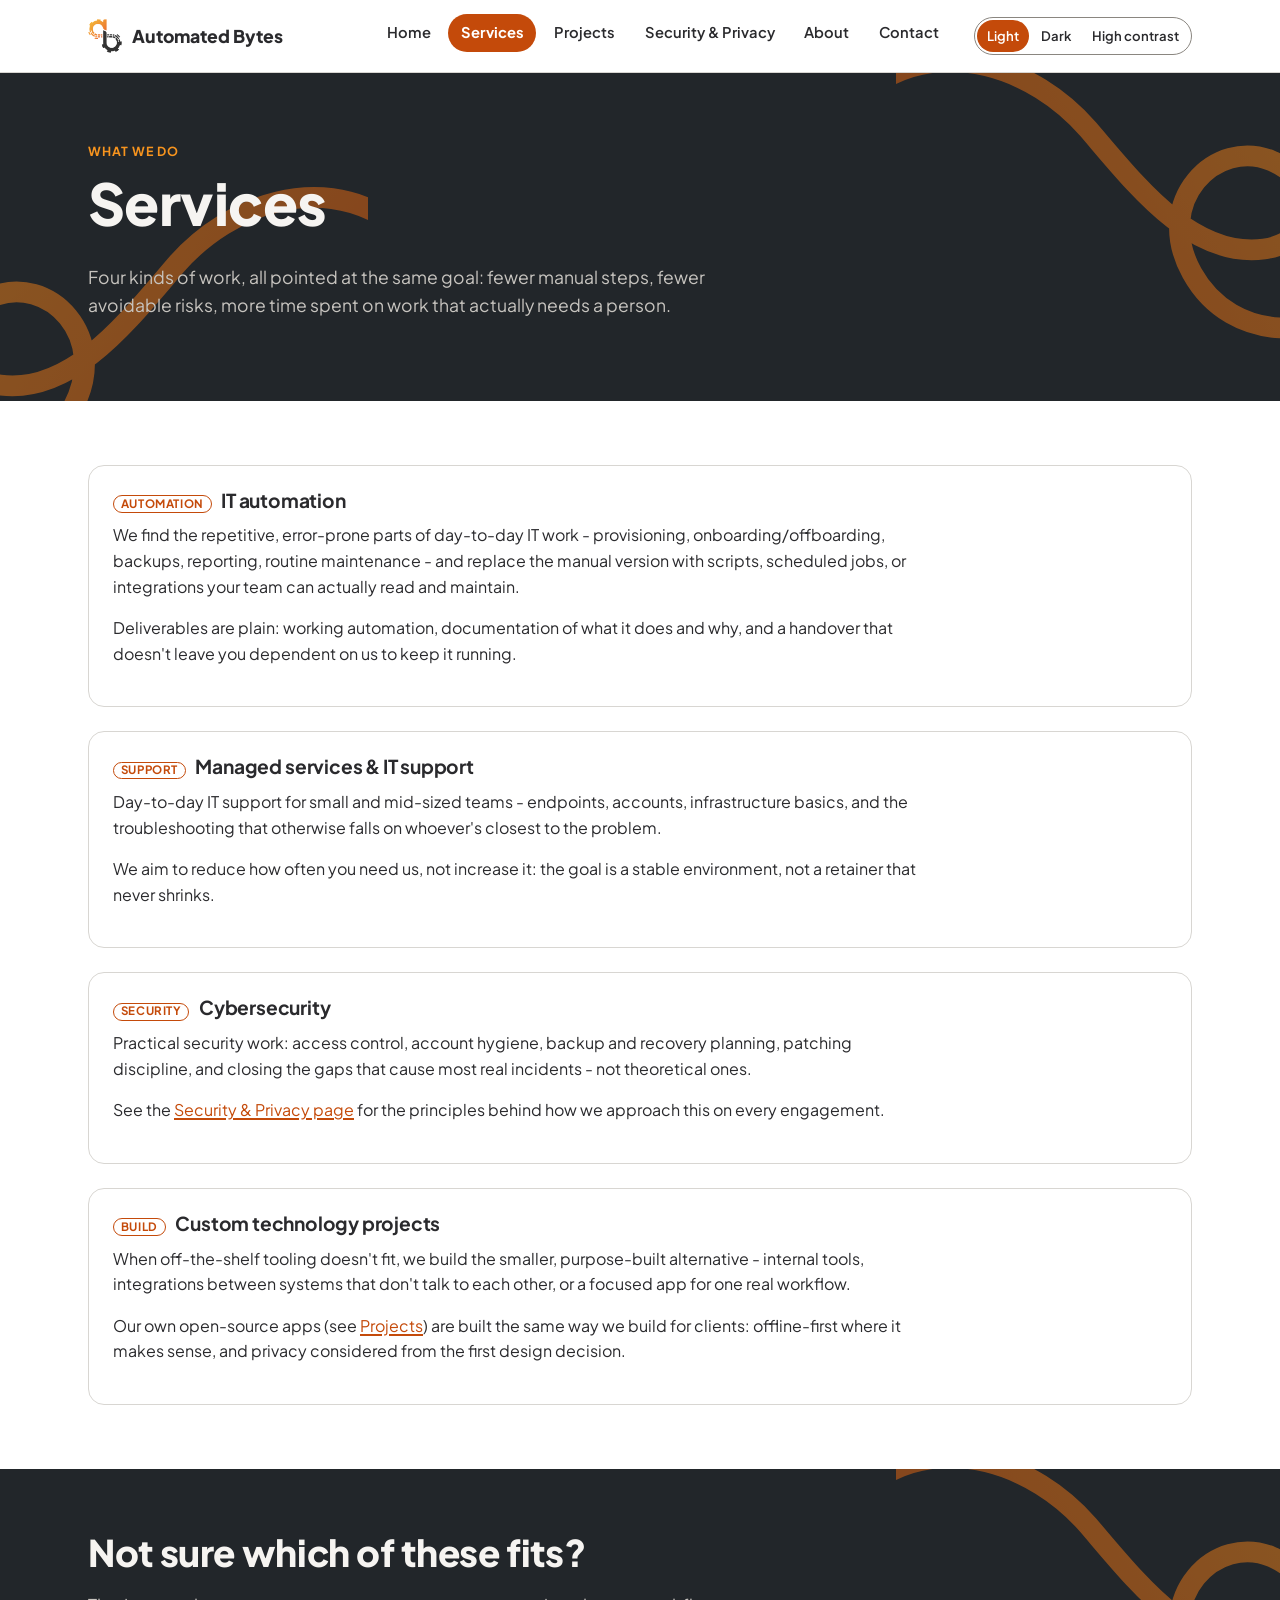
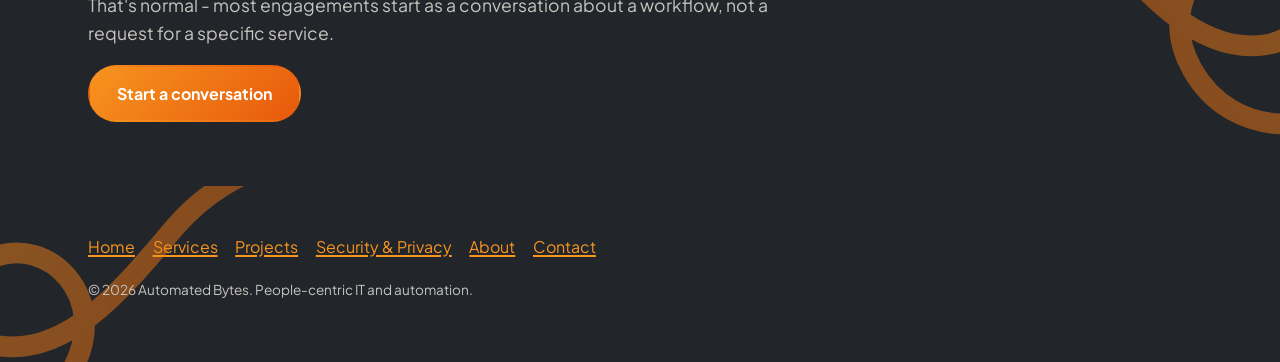
<file: services.html>
<!DOCTYPE html>
<html lang="en">
<head>
<meta charset="UTF-8">
<meta name="viewport" content="width=device-width, initial-scale=1.0">
<title>Services - Automated Bytes</title>
<meta name="description" content="IT automation, managed IT support, cybersecurity, and custom technology projects from Automated Bytes.">
<link rel="preconnect" href="https://fonts.googleapis.com">
<link rel="preconnect" href="https://fonts.gstatic.com" crossorigin>
<link href="https://fonts.googleapis.com/css2?family=Plus+Jakarta+Sans:wght@400;500;600;700;800&amp;display=swap" rel="stylesheet">
<link rel="icon" href="assets/img/favicon.ico" sizes="any">
<link rel="icon" type="image/png" href="assets/img/square_logo.png">
<link rel="apple-touch-icon" href="assets/img/apple-touch-icon.png">
<meta property="og:type" content="website">
<meta property="og:site_name" content="Automated Bytes">
<meta property="og:title" content="Services - Automated Bytes">
<meta property="og:description" content="IT automation, managed IT support, cybersecurity, and custom technology projects from Automated Bytes.">
<meta property="og:image" content="assets/img/social-preview.png">
<meta name="twitter:card" content="summary_large_image">
<meta name="twitter:title" content="Services - Automated Bytes">
<meta name="twitter:description" content="IT automation, managed IT support, cybersecurity, and custom technology projects from Automated Bytes.">
<meta name="twitter:image" content="assets/img/social-preview.png">
<script>
  (function () {
    try {
      var t = localStorage.getItem("ab-theme");
      document.documentElement.setAttribute("data-theme", (t === "light" || t === "dark" || t === "contrast") ? t : "light");
    } catch (e) {
      document.documentElement.setAttribute("data-theme", "light");
    }
  })();
</script>
<link rel="stylesheet" href="styles.css">
</head>
<body>
<a class="skip-link" href="#main">Skip to content</a>

<header class="site-header">
  <div class="header-inner">
    <a class="brand" href="index.html">
      <img class="logo-mark" src="assets/img/square_logo.png" alt="" width="34" height="34">
      Automated Bytes
    </a>
    <nav class="main-nav" aria-label="Primary">
      <ul>
        <li><a href="index.html">Home</a></li>
        <li><a href="services.html" aria-current="page">Services</a></li>
        <li><a href="projects.html">Projects</a></li>
        <li><a href="security-privacy.html">Security &amp; Privacy</a></li>
        <li><a href="about.html">About</a></li>
        <li><a href="contact.html">Contact</a></li>
      </ul>
      <div class="theme-toggle"></div>
    </nav>
  </div>
</header>

<main id="main">

  <section class="panel-dark">
    <img class="swirl-decor swirl-tr" src="assets/img/swirl.svg" alt="" width="480" height="336">
    <img class="swirl-decor swirl-bl" src="assets/img/swirl.svg" alt="" width="480" height="336">
    <div class="wrap">
      <span class="eyebrow">What we do</span>
      <h1>Services</h1>
      <p class="lede">Four kinds of work, all pointed at the same goal: fewer manual steps, fewer avoidable risks, more time spent on work that actually needs a person.</p>
    </div>
  </section>

  <section aria-labelledby="list-heading">
    <div class="wrap">
      <h2 id="list-heading" class="visually-hidden">Service list</h2>
      <div class="service-list">

        <article class="service-item">
          <h3><span class="tag">Automation</span> IT automation</h3>
          <p>We find the repetitive, error-prone parts of day-to-day IT work - provisioning, onboarding/offboarding, backups, reporting, routine maintenance - and replace the manual version with scripts, scheduled jobs, or integrations your team can actually read and maintain.</p>
          <p>Deliverables are plain: working automation, documentation of what it does and why, and a handover that doesn't leave you dependent on us to keep it running.</p>
        </article>

        <article class="service-item">
          <h3><span class="tag">Support</span> Managed services &amp; IT support</h3>
          <p>Day-to-day IT support for small and mid-sized teams - endpoints, accounts, infrastructure basics, and the troubleshooting that otherwise falls on whoever's closest to the problem.</p>
          <p>We aim to reduce how often you need us, not increase it: the goal is a stable environment, not a retainer that never shrinks.</p>
        </article>

        <article class="service-item">
          <h3><span class="tag">Security</span> Cybersecurity</h3>
          <p>Practical security work: access control, account hygiene, backup and recovery planning, patching discipline, and closing the gaps that cause most real incidents - not theoretical ones.</p>
          <p>See the <a href="security-privacy.html">Security &amp; Privacy page</a> for the principles behind how we approach this on every engagement.</p>
        </article>

        <article class="service-item">
          <h3><span class="tag">Build</span> Custom technology projects</h3>
          <p>When off-the-shelf tooling doesn't fit, we build the smaller, purpose-built alternative - internal tools, integrations between systems that don't talk to each other, or a focused app for one real workflow.</p>
          <p>Our own open-source apps (see <a href="projects.html">Projects</a>) are built the same way we build for clients: offline-first where it makes sense, and privacy considered from the first design decision.</p>
        </article>

      </div>
    </div>
  </section>

  <section class="panel-dark" aria-labelledby="cta-heading">
    <img class="swirl-decor swirl-tr" src="assets/img/swirl.svg" alt="" width="480" height="336">
    <div class="wrap">
      <h2 id="cta-heading">Not sure which of these fits?</h2>
      <p class="lede">That's normal - most engagements start as a conversation about a workflow, not a request for a specific service.</p>
      <a class="btn btn-primary" href="contact.html">Start a conversation</a>
    </div>
  </section>

</main>

<footer class="site-footer panel-dark">
  <img class="swirl-decor swirl-bl" src="assets/img/swirl.svg" alt="" width="480" height="336">
  <div class="wrap footer-inner">
    <nav class="footer-nav" aria-label="Footer">
      <ul>
        <li><a href="index.html">Home</a></li>
        <li><a href="services.html">Services</a></li>
        <li><a href="projects.html">Projects</a></li>
        <li><a href="security-privacy.html">Security &amp; Privacy</a></li>
        <li><a href="about.html">About</a></li>
        <li><a href="contact.html">Contact</a></li>
      </ul>
      <p class="footer-note">&copy; <span id="copyright-year">2026</span> Automated Bytes. People-centric IT and automation.</p>
    </nav>
  </div>
</footer>

<script src="script.js"></script>
<script>document.getElementById("copyright-year").textContent = new Date().getFullYear();</script>
</body>
</html>
</file>
<file: styles.css>
/* ============================================================
   Automated Bytes - shared stylesheet
   One file, no build step. Tokens via CSS custom properties,
   theme switched with [data-theme] on <html>.

   Visual language: bold geometric sans headlines, pill buttons,
   alternating full-bleed dark/light panels with a brand "swirl"
   accent - inspired by modern fintech marketing sites, built in
   our own amber/orange-on-charcoal palette.
   ============================================================ */

/* ---------- Design tokens ---------- */
:root,
[data-theme="light"] {
  --bg: #ffffff;
  --surface: #f6f4f1;
  --surface-ink: #2a2a2d;
  --ink: #2a2a2d;
  --muted: #55555a;
  --border: #8a8680;
  --border-soft: #d8d6d2;
  --accent: #c44a0a;       /* AA text-safe accent */
  --accent-strong: #e8590c; /* decorative / large UI only */
  --accent-soft: #f7941e;   /* gradient end, decorative only */
  --accent-ink: #ffffff;    /* text on accent-filled buttons */
  --focus: #c44a0a;
  --focus-width: 2px;
  --card-bg: #ffffff;
  --code-bg: #efece7;
  --shadow: 0 1px 2px rgba(42, 42, 45, 0.08);
  /* Full-bleed dark panels (hero / CTA / footer) - a fixed dark
     band independent of the light/dark/contrast toggle, the way
     the reference design always keeps those sections dark. */
  --panel-bg: #22262a;
  --panel-surface: #2c3136;
  --panel-ink: #f6f4f1;
  --panel-muted: #c7c4bf;
  --panel-border: #40454a;
  --radius-lg: 28px;
  --radius-md: 16px;
  --radius-pill: 999px;
}

[data-theme="dark"] {
  --bg: #1b1b1d;
  --surface: #242426;
  --surface-ink: #f2f0ed;
  --ink: #f2f0ed;
  --muted: #b8b6b2;
  --border: #7a7a7d;
  --border-soft: #3a3a3d;
  --accent: #f7941e;
  --accent-strong: #f7941e;
  --accent-soft: #e8590c;
  --accent-ink: #1b1b1d;
  --focus: #f7941e;
  --focus-width: 2px;
  --card-bg: #242426;
  --code-bg: #2d2d30;
  --shadow: 0 1px 2px rgba(0, 0, 0, 0.4);
  --panel-bg: #000000;
  --panel-surface: #141414;
  --panel-ink: #f2f0ed;
  --panel-muted: #b8b6b2;
  --panel-border: #333333;
}

[data-theme="contrast"] {
  --bg: #000000;
  --surface: #000000;
  --surface-ink: #ffffff;
  --ink: #ffffff;
  --muted: #ffffff;
  --border: #ffffff;
  --border-soft: #ffffff;
  --accent: #ffb400;
  --accent-strong: #ffb400;
  --accent-soft: #ffb400;
  --accent-ink: #000000;
  --focus: #ffb400;
  --focus-width: 3px;
  --card-bg: #000000;
  --code-bg: #000000;
  --shadow: none;
  --panel-bg: #000000;
  --panel-surface: #000000;
  --panel-ink: #ffffff;
  --panel-muted: #ffffff;
  --panel-border: #ffffff;
  --radius-lg: 10px;
  --radius-md: 8px;
}

/* ---------- Reset-ish basics ---------- */
* {
  box-sizing: border-box;
}

html {
  color-scheme: light dark;
}

body {
  margin: 0;
  background: var(--bg);
  color: var(--ink);
  font-family: "Plus Jakarta Sans", -apple-system, "Segoe UI", Roboto, Helvetica, Arial, sans-serif;
  line-height: 1.6;
  -webkit-font-smoothing: antialiased;
}

body,
input,
button,
textarea {
  font-family: "Plus Jakarta Sans", -apple-system, "Segoe UI", Roboto, Helvetica, Arial, sans-serif;
}

h1, h2, h3, h4 {
  font-family: "Plus Jakarta Sans", -apple-system, "Segoe UI", Roboto, Helvetica, Arial, sans-serif;
  font-weight: 800;
  letter-spacing: -0.01em;
  line-height: 1.08;
  color: var(--ink);
  margin: 0 0 0.5em;
}

h1 { font-size: clamp(2.3rem, 5.2vw, 3.6rem); }
h2 { font-size: clamp(1.7rem, 3.4vw, 2.3rem); }
h3 { font-size: 1.2rem; font-weight: 700; }

p {
  margin: 0 0 1em;
  max-width: 68ch;
}

a {
  color: var(--accent);
  text-decoration-thickness: 1.5px;
  text-underline-offset: 0.15em;
}

a:hover { text-decoration-thickness: 2.5px; }

ul, ol {
  margin: 0 0 1em;
  padding-left: 1.3em;
}

li { margin-bottom: 0.4em; }

img { max-width: 100%; display: block; }

svg { display: block; }

[data-theme="contrast"] img.illustration {
  filter: contrast(1.15);
}

/* ---------- Motion ---------- */
* {
  scroll-behavior: smooth;
}

@media (prefers-reduced-motion: reduce) {
  *, *::before, *::after {
    animation-duration: 0.001ms !important;
    animation-iteration-count: 1 !important;
    transition-duration: 0.001ms !important;
    scroll-behavior: auto !important;
  }
}

/* ---------- Focus visibility (hard requirement) ---------- */
a:focus-visible,
button:focus-visible,
input:focus-visible,
select:focus-visible,
textarea:focus-visible,
[tabindex]:focus-visible {
  outline: var(--focus-width) solid var(--focus);
  outline-offset: 2px;
  border-radius: 2px;
}

/* ---------- Skip link ---------- */
.skip-link {
  position: absolute;
  left: -999px;
  top: 0;
  background: var(--accent);
  color: var(--accent-ink);
  padding: 0.6em 1em;
  z-index: 100;
  font-weight: 700;
  border-radius: 0 0 6px 0;
}

.skip-link:focus {
  left: 0;
}

/* ---------- Layout shell ---------- */
.wrap {
  max-width: 72rem;
  margin: 0 auto;
  padding: 0 1.5rem;
}

main {
  display: block;
}

section {
  padding: 4rem 0;
}

.eyebrow {
  display: inline-block;
  font-size: 0.78rem;
  font-weight: 700;
  text-transform: uppercase;
  letter-spacing: 0.08em;
  color: var(--accent);
  margin-bottom: 0.8em;
}

.lede {
  color: var(--muted);
  font-size: 1.1rem;
  max-width: 54ch;
}

/* ---------- Dark panel sections (hero / CTA / footer) ---------- */
.panel-dark {
  background: var(--panel-bg);
  color: var(--panel-ink);
  position: relative;
  overflow: hidden;
}

.panel-dark .lede { color: var(--panel-muted); }
.panel-dark h1, .panel-dark h2, .panel-dark h3 { color: var(--panel-ink); }
.panel-dark a:not(.btn) { color: var(--accent-soft); }
.panel-dark .eyebrow { color: var(--accent-soft); }

.panel-dark + .panel-dark {
  border-top: 1px solid var(--panel-border);
}

.swirl-decor {
  position: absolute;
  z-index: 0;
  pointer-events: none;
  opacity: 0.55;
  width: 480px;
  max-width: 70vw;
}

.swirl-decor.swirl-tr { top: -4rem; right: -6rem; transform: scaleX(-1); }
.swirl-decor.swirl-bl { bottom: -5rem; left: -7rem; }

.panel-dark > .wrap {
  position: relative;
  z-index: 1;
}

@media (prefers-contrast: more), (forced-colors: active) {
  .swirl-decor { display: none; }
}

[data-theme="contrast"] .swirl-decor { opacity: 0.3; }

/* ---------- Header / Nav ---------- */
.site-header {
  border-bottom: 1px solid var(--border-soft);
  background: var(--bg);
  position: sticky;
  top: 0;
  z-index: 50;
}

.header-inner {
  display: flex;
  align-items: center;
  justify-content: space-between;
  gap: 1rem;
  padding: 0.85rem 1.5rem;
  max-width: 72rem;
  margin: 0 auto;
  flex-wrap: wrap;
}

.brand {
  display: flex;
  align-items: center;
  gap: 0.6rem;
  text-decoration: none;
  color: var(--ink);
  font-weight: 800;
  font-size: 1.1rem;
}

.brand .logo-mark {
  width: 34px;
  height: 34px;
  flex-shrink: 0;
  border-radius: 9px;
}

.brand:hover { text-decoration: none; }

.main-nav {
  display: flex;
  align-items: center;
  gap: 1.4rem;
  flex-wrap: wrap;
}

.main-nav ul {
  display: flex;
  gap: 0.3rem;
  list-style: none;
  padding: 0;
  margin: 0;
  flex-wrap: wrap;
}

.main-nav a {
  color: var(--ink);
  text-decoration: none;
  font-weight: 600;
  font-size: 0.92rem;
  padding: 0.5em 0.85em;
  border-radius: var(--radius-pill);
  border-bottom: none;
  display: inline-block;
}

.main-nav a:hover {
  background: var(--surface);
}

.main-nav a[aria-current="page"] {
  background: var(--accent);
  color: var(--accent-ink);
  font-weight: 700;
}

/* ---------- Theme toggle ---------- */
.theme-toggle {
  display: inline-flex;
  border: 1px solid var(--border);
  border-radius: 999px;
  padding: 2px;
  gap: 2px;
}

.theme-toggle button {
  border: none;
  background: transparent;
  color: var(--ink);
  font-size: 0.82rem;
  font-weight: 600;
  padding: 0.35em 0.75em;
  border-radius: 999px;
  cursor: pointer;
  min-height: 32px;
}

.theme-toggle button[aria-pressed="true"] {
  background: var(--accent);
  color: var(--accent-ink);
}

.theme-toggle button:hover:not([aria-pressed="true"]) {
  background: var(--surface);
}

/* ---------- Buttons / CTAs ---------- */
.btn {
  display: inline-block;
  padding: 0.85em 1.7em;
  border-radius: var(--radius-pill);
  font-weight: 700;
  text-decoration: none;
  border: 2px solid var(--accent);
  min-height: 44px;
  line-height: 1.6;
  transition: transform 0.15s ease, background 0.15s ease;
}

.btn-primary {
  background: linear-gradient(135deg, var(--accent-soft), var(--accent-strong));
  color: var(--accent-ink);
  border-color: transparent;
}

.btn-primary:hover {
  transform: translateY(-1px);
}

.btn-secondary {
  background: transparent;
  color: var(--accent);
}

.btn-secondary:hover {
  background: var(--surface);
}

.panel-dark .btn-secondary {
  color: var(--panel-ink);
  border-color: var(--panel-border);
}

.panel-dark .btn-secondary:hover {
  background: var(--panel-surface);
}

[data-theme="contrast"] .btn {
  border-width: 3px;
  border-radius: 6px;
}

@media (prefers-reduced-motion: reduce) {
  .btn-primary:hover { transform: none; }
}

/* ---------- Hero (Home page) ---------- */
.hero {
  padding: 4.5rem 0 4rem;
}

.hero-grid {
  display: grid;
  grid-template-columns: 1.1fr 0.9fr;
  gap: 2.5rem;
  align-items: center;
}

.hero h1 {
  margin-bottom: 0.5em;
}

.hero .lede {
  font-size: 1.2rem;
}

.hero-actions {
  display: flex;
  gap: 0.9rem;
  margin-top: 1.8rem;
  flex-wrap: wrap;
}

.hero-art {
  width: 100%;
  max-width: 420px;
  margin: 0 auto;
  background: var(--panel-surface);
  border-radius: var(--radius-lg);
  padding: 2rem;
}

@media (max-width: 760px) {
  .hero-grid {
    grid-template-columns: 1fr;
  }
  .hero-art {
    order: -1;
    max-width: 280px;
  }
}

/* ---------- Pillars (home) ---------- */
.pillars {
  display: grid;
  gap: 2rem;
  grid-template-columns: repeat(3, 1fr);
}

@media (max-width: 860px) {
  .pillars { grid-template-columns: 1fr; }
}

.pillar {
  display: grid;
  gap: 0.8rem;
  align-items: start;
  padding: 1.8rem;
  background: var(--card-bg);
  border: 1px solid var(--border-soft);
  border-radius: var(--radius-md);
}

.pillar-index {
  font-size: 1.9rem;
  font-weight: 800;
  color: var(--accent);
  line-height: 1;
  min-width: 2ch;
}

.pillar h3 {
  margin-bottom: 0.3em;
}

/* ---------- Generic content blocks ---------- */
.stack {
  display: grid;
  gap: 1.75rem;
}

.two-col {
  display: grid;
  grid-template-columns: 1fr 1fr;
  gap: 2rem;
  align-items: start;
}

@media (max-width: 760px) {
  .two-col { grid-template-columns: 1fr; }
}

.card {
  background: var(--card-bg);
  border: 1px solid var(--border-soft);
  border-radius: var(--radius-md);
  padding: 1.75rem;
}

[data-theme="contrast"] .card {
  border-width: 2px;
}

.project-card {
  display: grid;
  gap: 0.6rem;
  padding: 1.8rem;
  border: 1px solid var(--border-soft);
  border-radius: var(--radius-md);
  background: var(--card-bg);
}

.project-card .status {
  display: inline-block;
  font-size: 0.78rem;
  font-weight: 700;
  text-transform: uppercase;
  letter-spacing: 0.04em;
  padding: 0.2em 0.6em;
  border: 1px solid var(--border);
  border-radius: 999px;
  color: var(--muted);
  width: fit-content;
}

.service-list {
  display: grid;
  gap: 1.5rem;
}

.service-item {
  padding: 1.5rem;
  border: 1px solid var(--border-soft);
  border-radius: var(--radius-md);
  background: var(--card-bg);
}

.service-item h3 {
  display: flex;
  align-items: baseline;
  gap: 0.6rem;
  flex-wrap: wrap;
}

.service-item h3 .tag {
  font-size: 0.72rem;
  font-weight: 700;
  color: var(--accent);
  text-transform: uppercase;
  letter-spacing: 0.05em;
  border: 1px solid var(--accent);
  border-radius: 999px;
  padding: 0.15em 0.6em;
}

.principles {
  display: grid;
  gap: 1.4rem;
}

.principle h3 {
  border-left: none;
}

/* ---------- Proof / stat section (home) ---------- */
.proof-grid {
  display: grid;
  grid-template-columns: 1fr 1fr;
  gap: 1.75rem;
}

@media (max-width: 760px) {
  .proof-grid { grid-template-columns: 1fr; }
}

.panel-dark .project-card {
  background: var(--panel-surface);
  border-color: var(--panel-border);
}

.panel-dark .project-card .status {
  color: var(--panel-muted);
  border-color: var(--panel-border);
}


/* ---------- Forms ---------- */
label {
  display: block;
  font-weight: 700;
  margin-bottom: 0.3em;
}

/* ---------- Footer ---------- */
.site-footer {
  padding: 3rem 0;
  color: var(--panel-muted);
}

.footer-inner {
  display: flex;
  justify-content: space-between;
  gap: 1.5rem;
  flex-wrap: wrap;
}

.footer-nav ul {
  display: flex;
  gap: 1.1rem;
  list-style: none;
  padding: 0;
  margin: 0 0 0.8em;
  flex-wrap: wrap;
}

.footer-nav a {
  color: var(--panel-muted);
}

.footer-note {
  font-size: 0.85rem;
  max-width: 60ch;
}

/* ---------- Visually hidden (for accessible labels) ---------- */
.visually-hidden {
  position: absolute;
  width: 1px;
  height: 1px;
  overflow: hidden;
  clip: rect(0 0 0 0);
  white-space: nowrap;
}

/* ---------- Mobile nav spacing ---------- */
@media (max-width: 680px) {
  .header-inner {
    flex-direction: column;
    align-items: flex-start;
  }
  .main-nav {
    width: 100%;
    justify-content: space-between;
  }
  .main-nav ul {
    gap: 0.4rem;
  }
  section { padding: 3rem 0; }
  .hero { padding: 3rem 0 2.5rem; }
}
</file>
